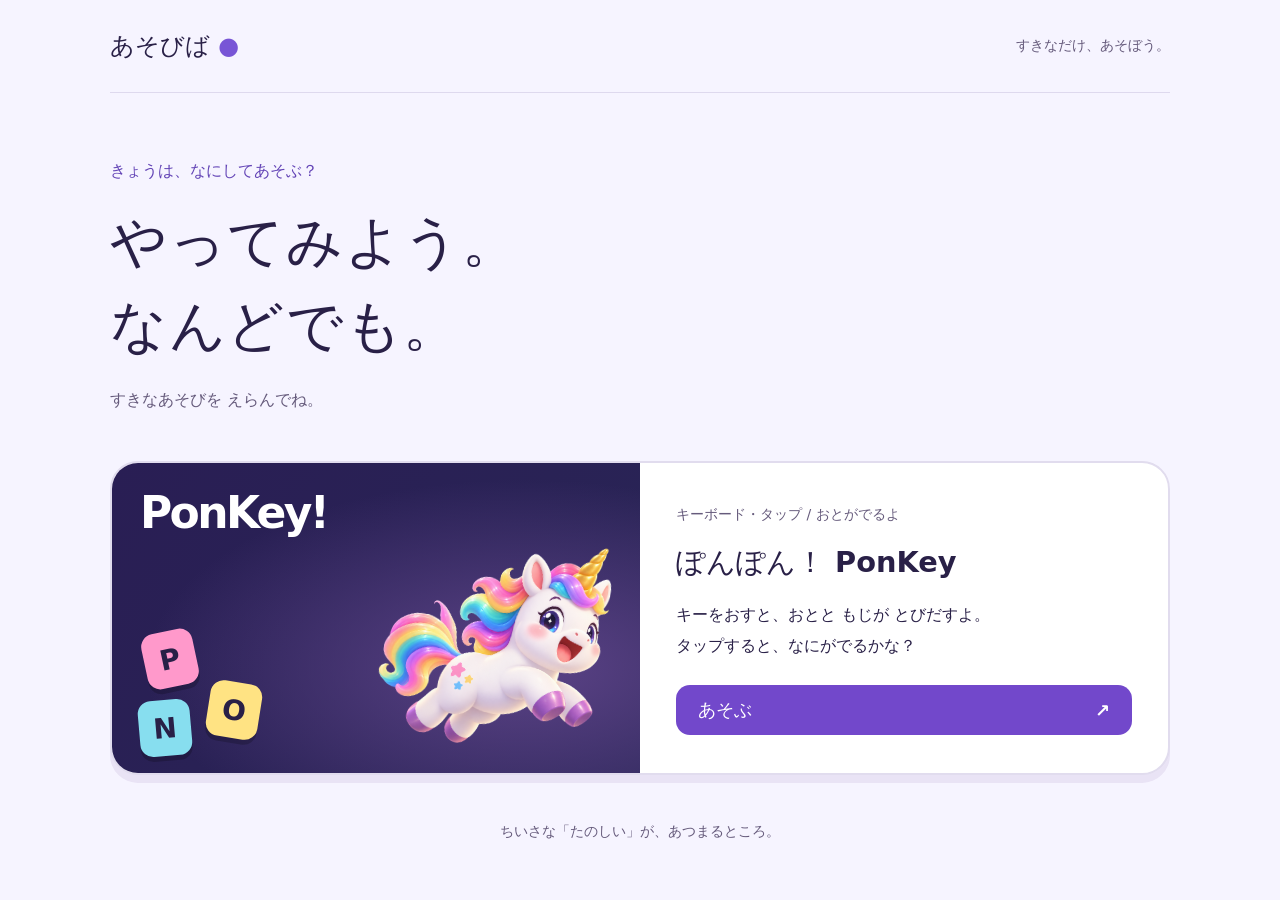
<file: public/index.html>
<!doctype html>
<html lang="ja">
<head>
  <meta charset="utf-8">
  <meta name="viewport" content="width=device-width, initial-scale=1">
  <meta name="theme-color" content="#f6f4ff">
  <meta name="description" content="すきなあそびを、すきなだけ。キーボードやタップで楽しむ、こどものための小さな遊び場。">
  <title>あそびば</title>
  <link rel="stylesheet" href="./assets/style.css">
</head>
<body>
  <header class="site-header">
    <a class="brand" href="./" aria-label="あそびば ホーム">あそびば<span aria-hidden="true"> ●</span></a>
    <span class="header-note">すきなだけ、あそぼう。</span>
  </header>

  <main>
    <div class="intro">
      <p class="eyebrow">きょうは、なにしてあそぶ？</p>
      <h1>やってみよう。<br>なんどでも。</h1>
      <p>すきなあそびを えらんでね。</p>
    </div>

    <ul class="games" aria-label="あそびのいちらん">
      <!-- あそびを増やすときは、この li を複製してリンク・画像・説明を変更します。 -->
      <li>
        <a class="game-card" href="./ponkey/" aria-labelledby="ponkey-title" aria-describedby="ponkey-description ponkey-input">
          <div class="game-art" aria-hidden="true">
            <span class="game-wordmark">PonKey!</span>
            <img src="./ponkey/assets/unicorn.png" width="256" height="256" alt="" fetchpriority="high">
            <span class="key key-p">P</span>
            <span class="key key-o">O</span>
            <span class="key key-n">N</span>
          </div>
          <div class="game-info">
            <p class="game-input" id="ponkey-input">キーボード・タップ / おとがでるよ</p>
            <h2 id="ponkey-title">ぽんぽん！ PonKey</h2>
            <p id="ponkey-description">キーをおすと、おとと もじが とびだすよ。<br>タップすると、なにがでるかな？</p>
            <span class="play">あそぶ <span aria-hidden="true">↗</span></span>
          </div>
        </a>
      </li>
    </ul>
  </main>

  <footer>ちいさな「たのしい」が、あつまるところ。</footer>
</body>
</html>
</file>
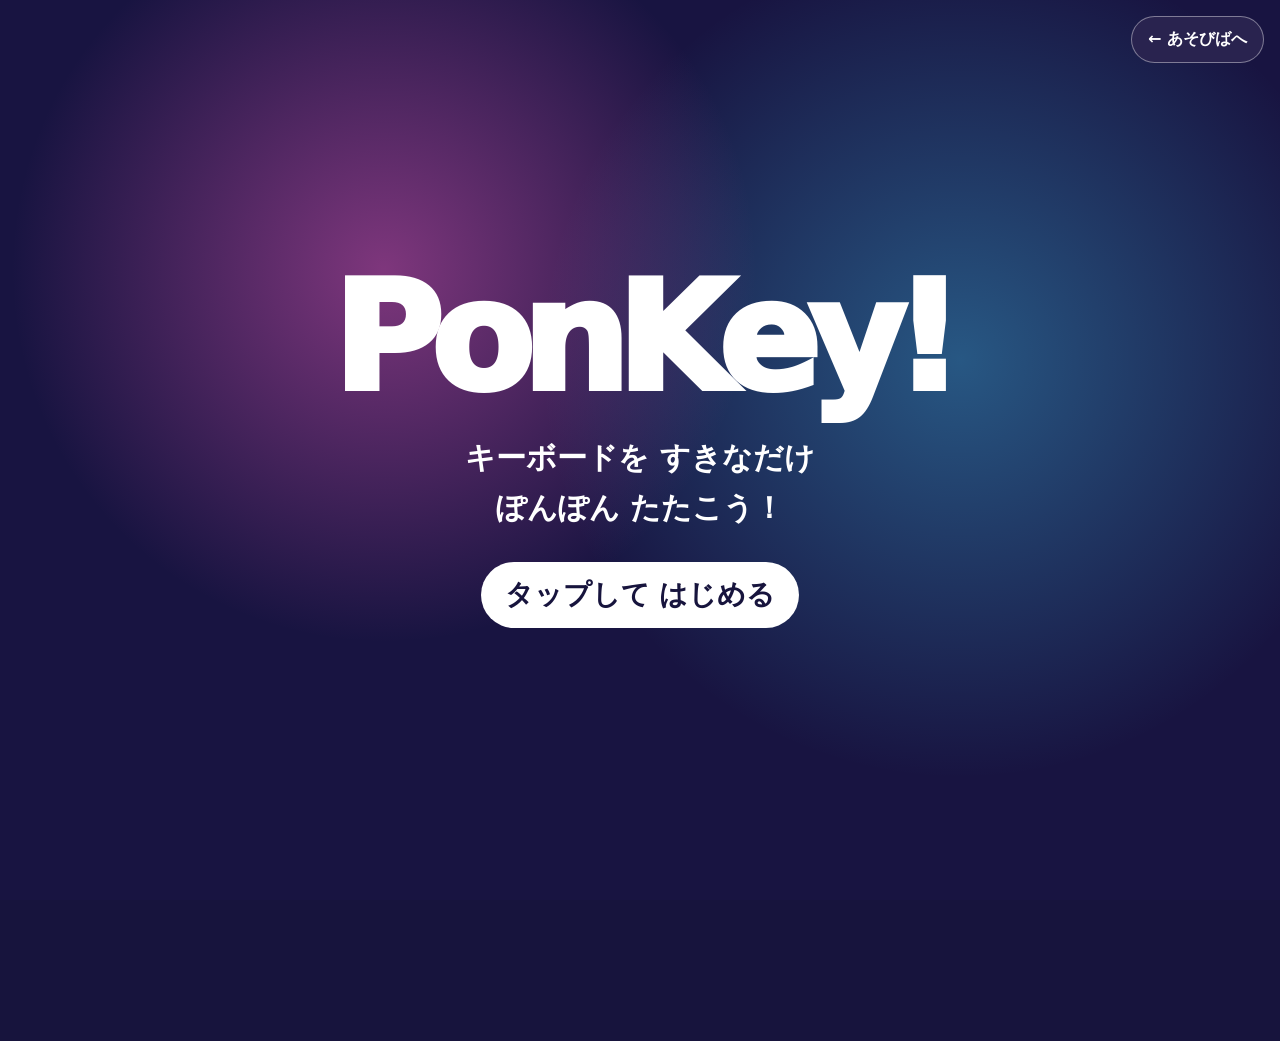
<file: public/ponkey/index.html>
<!doctype html>
<html lang="ja">
<head>
<meta charset="utf-8">
<meta name="viewport" content="width=device-width,initial-scale=1,viewport-fit=cover,user-scalable=no">
<meta name="theme-color" content="#1b1647">
<meta name="description" content="キーボードをぽんぽんたたくと、おとやもじ、イラストがとびだすあそび。タップでも楽しめます。">
<title>PonKey! — キーボードを好き放題たたこう</title>
<style>
  /* Typed properties let the gradient colors and centers interpolate smoothly. */
  @property --h1 { syntax: "<number>"; inherits: true; initial-value: 312; }
  @property --h2 { syntax: "<number>"; inherits: true; initial-value: 192; }
  @property --h3 { syntax: "<number>"; inherits: true; initial-value: 48; }
  @property --mx { syntax: "<length-percentage>"; inherits: true; initial-value: 50%; }
  @property --my { syntax: "<length-percentage>"; inherits: true; initial-value: 42%; }
  @property --kx { syntax: "<length-percentage>"; inherits: true; initial-value: 50%; }
  @property --ky { syntax: "<length-percentage>"; inherits: true; initial-value: 50%; }

  :root {
    --mx: 50vw;
    --my: 42vh;
    --kx: 50vw;
    --ky: 50vh;
    --h1: 312;
    --h2: 192;
    --h3: 48;
    transition:
      --h1 3s ease-in-out,
      --h2 3s ease-in-out,
      --h3 3s ease-in-out,
      --mx 1.5s ease-out,
      --my 1.5s ease-out,
      --kx 2s ease-out,
      --ky 2s ease-out;
  }

  * { box-sizing: border-box; }

  html, body {
    margin: 0;
    width: 100%;
    height: 100%;
    overflow: hidden;
    overscroll-behavior: none;
    user-select: none;
    -webkit-user-select: none;
    touch-action: manipulation;
  }

  body {
    position: fixed;
    inset: 0;
    background: #17143d;
    font-family: ui-rounded, "Hiragino Maru Gothic ProN", "Hiragino Kaku Gothic ProN",
                 system-ui, -apple-system, sans-serif;
  }

  /* Color and glow movement follow the smoothly transitioning root properties. */
  #bg {
    position: absolute;
    inset: -12%;
    overflow: hidden;
    pointer-events: none;
    background:
      radial-gradient(circle at var(--mx) var(--my),
        hsla(var(--h1), 95%, 66%, .58) 0%,
        hsla(var(--h1), 95%, 60%, .20) 18%,
        transparent 42%),
      radial-gradient(circle at var(--kx) var(--ky),
        hsla(var(--h2), 100%, 66%, .50) 0%,
        hsla(var(--h2), 100%, 60%, .16) 22%,
        transparent 48%),
      radial-gradient(circle at 75% 18%,
        hsla(var(--h3), 100%, 68%, .28) 0%,
        transparent 36%),
      linear-gradient(135deg,
        hsl(calc(var(--h2) + 60), 50%, 11%),
        hsl(calc(var(--h1) - 40), 55%, 15%) 52%,
        hsl(calc(var(--h3) + 20), 48%, 12%));
    filter: saturate(1.18);
    transform: scale(1.06);
  }

  #bg::before,
  #bg::after {
    content: "";
    position: absolute;
    width: 52vw;
    aspect-ratio: 1;
    border-radius: 50%;
    filter: blur(70px);
    opacity: .26;
    will-change: transform;
  }

  #bg::before {
    left: calc(var(--mx) - 26vw);
    top: calc(var(--my) - 26vw);
    background: hsl(var(--h1) 95% 64%);
    transform: translate3d(0,0,0) scale(1.05);
  }

  #bg::after {
    left: calc(var(--kx) - 22vw);
    top: calc(var(--ky) - 22vw);
    width: 44vw;
    background: hsl(var(--h2) 100% 62%);
    transform: translate3d(0,0,0) scale(.9);
  }

  #stage {
    position: absolute;
    inset: 0;
    overflow: hidden;
    contain: strict;
  }

  .thing {
    position: absolute;
    left: 0;
    top: 0;
    will-change: transform, opacity;
    pointer-events: none;
    transform-origin: center;
    line-height: 1;
    font-weight: 900;
    text-shadow: 0 5px 14px rgba(0,0,0,.18);
  }

  .illustration {
    position: absolute;
    left: 0;
    top: 0;
    width: var(--iw);
    height: var(--iw);
    object-fit: contain;
    pointer-events: none;
    will-change: transform, opacity;
    transform-origin: center;
    filter: drop-shadow(0 12px 18px rgba(28,18,70,.22));
  }

  .illustration.pop {
    animation: illustrationPop 1100ms cubic-bezier(.16,.84,.24,1) forwards;
  }

  .illustration.fly {
    animation: illustrationFly 1350ms cubic-bezier(.12,.72,.18,1) forwards;
  }

  .illustration.bounce {
    animation: illustrationBounce 1250ms cubic-bezier(.14,.8,.22,1) forwards;
  }

  @keyframes illustrationPop {
    0%   { transform: translate(var(--x), var(--y)) scale(.12) rotate(-15deg); opacity: 0; }
    24%  { transform: translate(var(--x), calc(var(--y) - 22px)) scale(1.18) rotate(7deg); opacity: 1; }
    66%  { transform: translate(calc(var(--x) + var(--idx)), calc(var(--y) - 65px)) scale(1) rotate(-4deg); opacity: 1; }
    100% { transform: translate(calc(var(--x) + var(--idx2)), calc(var(--y) - 110px)) scale(.82) rotate(12deg); opacity: 0; }
  }

  @keyframes illustrationFly {
    0%   { transform: translate(calc(var(--x) - 150px), calc(var(--y) + 75px)) scale(.6) rotate(-18deg); opacity: 0; }
    16%  { opacity: 1; }
    70%  { transform: translate(calc(var(--x) + 45px), calc(var(--y) - 60px)) scale(1.05) rotate(5deg); opacity: 1; }
    100% { transform: translate(calc(var(--x) + 180px), calc(var(--y) - 155px)) scale(.8) rotate(18deg); opacity: 0; }
  }

  @keyframes illustrationBounce {
    0%   { transform: translate(var(--x), var(--y)) scale(.15); opacity: 0; }
    20%  { transform: translate(var(--x), calc(var(--y) - 70px)) scale(1.16); opacity: 1; }
    42%  { transform: translate(var(--x), calc(var(--y) + 4px)) scale(.92); }
    62%  { transform: translate(var(--x), calc(var(--y) - 35px)) scale(1.05); }
    80%  { transform: translate(var(--x), var(--y)) scale(1); opacity: 1; }
    100% { transform: translate(var(--x), calc(var(--y) + 20px)) scale(.88); opacity: 0; }
  }

  .pop   { animation: pop 850ms cubic-bezier(.18,.8,.25,1) forwards; }
  .boing { animation: boing 1100ms cubic-bezier(.15,.8,.25,1) forwards; }
  .zoom  { animation: zoom 800ms ease-out forwards; }
  .float { animation: floatAway 1250ms ease-out forwards; }

  @keyframes pop {
    0%   { transform: translate(var(--x), var(--y)) scale(.15) rotate(var(--r0)); opacity: 0; }
    18%  { transform: translate(var(--x), calc(var(--y) - 30px)) scale(1.25) rotate(var(--r1)); opacity: 1; }
    58%  { transform: translate(calc(var(--x) + var(--dx)), calc(var(--y) - 110px)) scale(1) rotate(var(--r2)); opacity: 1; }
    100% { transform: translate(calc(var(--x) + var(--dx2)), calc(var(--y) + 70px)) scale(.75) rotate(var(--r3)); opacity: 0; }
  }

  @keyframes boing {
    0%   { transform: translate(var(--x), var(--y)) scale(.25); opacity: 0; }
    16%  { transform: translate(var(--x), calc(var(--y) - 65px)) scale(1.45); opacity: 1; }
    34%  { transform: translate(var(--x), calc(var(--y) + 8px)) scale(.9); }
    52%  { transform: translate(var(--x), calc(var(--y) - 36px)) scale(1.12); }
    70%  { transform: translate(var(--x), var(--y)) scale(1); opacity: 1; }
    100% { transform: translate(var(--x), calc(var(--y) + 18px)) scale(.9); opacity: 0; }
  }

  @keyframes zoom {
    0%   { transform: translate(var(--x), var(--y)) scale(.1) rotate(-18deg); opacity: 0; }
    28%  { transform: translate(var(--x), var(--y)) scale(1.65) rotate(8deg); opacity: 1; }
    55%  { transform: translate(var(--x), var(--y)) scale(1.15) rotate(-4deg); }
    100% { transform: translate(var(--x), var(--y)) scale(2.1) rotate(10deg); opacity: 0; }
  }

  @keyframes floatAway {
    0%   { transform: translate(var(--x), var(--y)) scale(.4) rotate(var(--r0)); opacity: 0; }
    18%  { transform: translate(var(--x), var(--y)) scale(1.1) rotate(0deg); opacity: 1; }
    100% { transform: translate(calc(var(--x) + var(--dx)), calc(var(--y) - 180px)) scale(.9) rotate(var(--r3)); opacity: 0; }
  }

  /* A visible "history" made from the actual keys, instead of a numeric counter. */
  #pile {
    position: absolute;
    inset: 0;
    pointer-events: none;
    overflow: hidden;
  }

  .pile-key {
    position: absolute;
    left: 0;
    bottom: 0;
    width: var(--size);
    height: var(--size);
    display: grid;
    place-items: center;
    border-radius: 26%;
    font-size: calc(var(--size) * .57);
    font-weight: 1000;
    line-height: 1;
    color: white;
    background:
      linear-gradient(145deg,
        hsla(var(--ph), 95%, 72%, .95),
        hsla(calc(var(--ph) + 35), 90%, 57%, .90));
    border: 1px solid rgba(255,255,255,.33);
    box-shadow:
      0 6px 15px rgba(0,0,0,.17),
      inset 0 1px rgba(255,255,255,.45);
    transform:
      translate3d(var(--px), calc(-1 * var(--py)), 0)
      rotate(var(--pr));
    animation: fallIntoPile .46s cubic-bezier(.2,.8,.3,1.14) both;
    opacity: .96;
  }

  @keyframes fallIntoPile {
    from {
      transform:
        translate3d(var(--px), calc(-1 * var(--py) - 150px), 0)
        rotate(calc(var(--pr) - 28deg))
        scale(1.18);
      opacity: 0;
    }
  }

  #logo {
    position: absolute;
    top: max(18px, env(safe-area-inset-top));
    left: 22px;
    color: rgba(255,255,255,.48);
    font-size: clamp(18px, 3vw, 30px);
    font-weight: 1000;
    letter-spacing: -.05em;
    pointer-events: none;
    text-shadow: 0 2px 10px rgba(0,0,0,.12);
  }

  #pile-label {
    position: absolute;
    right: 20px;
    bottom: 16px;
    z-index: 2;
    color: rgba(255,255,255,.52);
    font-size: clamp(12px, 1.8vw, 17px);
    font-weight: 900;
    pointer-events: none;
    text-shadow: 0 2px 8px rgba(0,0,0,.2);
  }

  #home-link {
    position: absolute;
    top: max(16px, env(safe-area-inset-top));
    right: max(16px, env(safe-area-inset-right));
    z-index: 20;
    padding: 12px 16px;
    border: 1px solid rgba(255,255,255,.4);
    border-radius: 999px;
    background: #29234f;
    color: white;
    font-size: 16px;
    font-weight: 700;
    text-decoration: none;
  }

  #home-link:hover { background: #453977; }
  #home-link:focus-visible { outline: 3px solid #ffe36e; outline-offset: 4px; }

  #hint {
    position: absolute;
    left: 50%;
    top: 52%;
    transform: translate(-50%, -50%);
    color: rgba(255,255,255,.78);
    font-weight: 900;
    font-size: clamp(17px, 2.5vw, 25px);
    white-space: nowrap;
    pointer-events: none;
    transition: opacity .4s;
    text-shadow: 0 3px 16px rgba(0,0,0,.2);
  }

  #start {
    position: absolute;
    inset: 0;
    z-index: 10;
    border: 0;
    padding: 24px;
    color: white;
    background:
      radial-gradient(circle at 30% 30%, rgba(238,92,189,.48), transparent 34%),
      radial-gradient(circle at 75% 40%, rgba(68,213,255,.35), transparent 38%),
      #181441;
    font: inherit;
    cursor: pointer;
  }

  #start .wrap {
    max-width: 700px;
    margin: auto;
    text-align: center;
  }

  #start .title {
    font-size: clamp(66px, 14vw, 150px);
    font-weight: 1000;
    line-height: .9;
    letter-spacing: -.08em;
  }

  #start .sub {
    margin-top: 26px;
    font-size: clamp(19px, 3vw, 30px);
    font-weight: 800;
    line-height: 1.65;
  }

  #start .go {
    display: inline-block;
    margin-top: 30px;
    padding: 14px 24px;
    border-radius: 999px;
    background: white;
    color: #17143d;
    font-size: clamp(19px, 3vw, 28px);
    font-weight: 1000;
  }


  #unicorn-event {
    position: absolute;
    inset: 0;
    z-index: 8;
    pointer-events: none;
    opacity: 0;
    display: grid;
    place-items: center;
    overflow: hidden;
  }

  #unicorn-event.show {
    animation: unicornEvent 2200ms ease-in-out both;
  }

  #unicorn-event img {
    width: min(58vw, 680px);
    height: min(58vw, 680px);
    object-fit: contain;
    transform: scale(.2) rotate(-10deg);
    filter: drop-shadow(0 24px 34px rgba(35,20,85,.30));
    animation: unicornCharge 2200ms cubic-bezier(.16,.82,.22,1) both;
  }

  @keyframes unicornCharge {
    0%   { transform: translateX(-55vw) scale(.45) rotate(-16deg); }
    28%  { transform: translateX(-8vw) scale(1.05) rotate(5deg); }
    65%  { transform: translateX(6vw) scale(1.12) rotate(-3deg); }
    100% { transform: translateX(58vw) scale(.65) rotate(16deg); }
  }

  #unicorn-event .boom {
    position: absolute;
    left: 50%;
    bottom: 8vh;
    transform: translateX(-50%);
    font-size: clamp(42px, 9vw, 110px);
    font-weight: 1000;
    color: white;
    white-space: nowrap;
    text-shadow: 0 6px 22px rgba(51,24,100,.42);
  }

  @keyframes unicornEvent {
    0%   { opacity: 0; transform: scale(.96); }
    12%  { opacity: 1; transform: scale(1); }
    72%  { opacity: 1; transform: scale(1.015); }
    100% { opacity: 0; transform: scale(1.04); }
  }

  .pile-key.swept {
    animation: sweptAway 720ms cubic-bezier(.16,.8,.24,1) forwards !important;
  }

  @keyframes sweptAway {
    0%   { opacity: .96; }
    28%  { opacity: 1; }
    100% {
      transform:
        translate3d(
          calc(var(--px) + var(--sweep-x)),
          calc(-1 * var(--py) - 68vh),
          0
        )
        rotate(var(--sweep-r))
        scale(.7);
      opacity: 0;
    }
  }

  @media (prefers-reduced-motion: reduce) {
    :root { transition: none; }
    .thing { animation-duration: .35s !important; }
    .pile-key { animation-duration: .2s; }
  }
</style>
</head>
<body>
  <div id="bg"></div>
  <a id="home-link" href="../">← あそびばへ</a>

  <main id="stage" aria-label="PonKey game">
    <div id="logo">PonKey!</div>
    <div id="hint">どのキーでも おしてみて！</div>
    <div id="pile"></div>
    <div id="pile-label">たたいた文字の山</div>
    <div id="unicorn-event"><img src="assets/unicorn.png" alt=""><div class="boom">どーん！</div></div>
  </main>

  <button id="start" aria-label="PonKeyをはじめる">
    <div class="wrap">
      <div class="title">PonKey!</div>
      <div class="sub">キーボードを すきなだけ<br>ぽんぽん たたこう！</div>
      <div class="go">タップして はじめる</div>
    </div>
  </button>

<script>
(() => {
  "use strict";

  const root = document.documentElement;
  const reducedMotion = matchMedia("(prefers-reduced-motion: reduce)");
  const canAnimateBackground = typeof CSS !== "undefined" && "registerProperty" in CSS;
  const stage = document.querySelector("#stage");
  const pile = document.querySelector("#pile");
  const start = document.querySelector("#start");
  const hint = document.querySelector("#hint");
  const unicornEvent = document.querySelector("#unicorn-event");
  const homeLink = document.querySelector("#home-link");

  const illustrations = [
    "unicorn", "dog", "cat", "penguin", "rocket", "star", "rainbow", "castle"
  ];
  const words = ["ぽん！","わーい！","ぴかっ！","どーん！","びよーん！","キラキラ！","やったー！","もういっかい！"];
  const colors = ["#ff74b8","#78e8ff","#ffe36e","#a98cff","#8af0a5","#ff9d76","#ffffff"];

  const MAX_THINGS = 32;
  const LANES = 24;

  let active = [];
  let pileKeys = [];
  let laneHeights = new Array(LANES).fill(0);
  let started = false;
  let audio = null;
  let counter = 0;
  let mouseRAF = 0;
  let latestMouseX = innerWidth / 2;
  let latestMouseY = innerHeight / 2;

  function random(min, max) { return min + Math.random() * (max - min); }
  function choose(a) { return a[(Math.random() * a.length) | 0]; }

  function visibleKey(e) {
    const k = e.key || "";
    if (k === " ") return "●";
    if (k === "Enter") return "↵";
    if (k === "Backspace") return "←";
    if (k === "Tab") return "↹";
    if (k === "Escape") return "★";
    if (k === "ArrowUp") return "↑";
    if (k === "ArrowDown") return "↓";
    if (k === "ArrowLeft") return "←";
    if (k === "ArrowRight") return "→";
    if (k.length === 1) return k.toUpperCase();
    return "★";
  }

  function ensureAudio() {
    if (!audio) audio = new (window.AudioContext || window.webkitAudioContext)();
    if (audio.state === "suspended") audio.resume();
  }

  function sound(seed) {
    ensureAudio();
    const notes = [262, 294, 330, 392, 440, 523, 587, 659, 784];
    const now = audio.currentTime;
    const osc = audio.createOscillator();
    const gain = audio.createGain();

    osc.type = "sine";
    osc.frequency.value = notes[Math.abs(seed) % notes.length];
    gain.gain.setValueAtTime(0.0001, now);
    gain.gain.exponentialRampToValueAtTime(0.068, now + 0.012);
    gain.gain.exponentialRampToValueAtTime(0.0001, now + 0.15);

    osc.connect(gain).connect(audio.destination);
    osc.start(now);
    osc.stop(now + 0.17);
  }

  function setReactiveColor(x, y, seed = counter) {
    // Keep a static background when smooth interpolation is unavailable or unwanted.
    if (reducedMotion.matches || !canAnimateBackground) return;
    root.style.setProperty("--kx", `${x}px`);
    root.style.setProperty("--ky", `${y}px`);
    root.style.setProperty("--h1", String((seed * 47 + 300) % 360));
    root.style.setProperty("--h2", String((seed * 67 + 175) % 360));
    root.style.setProperty("--h3", String((seed * 29 + 35) % 360));
  }

  function addThing(text, type = null, big = false, x = null, y = null) {
    if (active.length >= MAX_THINGS) active.shift()?.remove();

    const el = document.createElement("div");
    const animation = type || choose(["pop","boing","zoom","float"]);
    const w = innerWidth;
    const h = innerHeight;
    const px = x ?? random(30, Math.max(31, w - 170));
    const py = y ?? random(70, Math.max(71, h - 220));

    el.className = `thing ${animation}`;
    el.textContent = text;
    el.style.color = choose(colors);
    el.style.fontSize = big ? `${random(90, 170)}px` : `${random(42, 100)}px`;

    el.style.setProperty("--x", `${px}px`);
    el.style.setProperty("--y", `${py}px`);
    el.style.setProperty("--dx", `${random(-100,100)}px`);
    el.style.setProperty("--dx2", `${random(-150,150)}px`);
    el.style.setProperty("--r0", `${random(-25,25)}deg`);
    el.style.setProperty("--r1", `${random(-10,10)}deg`);
    el.style.setProperty("--r2", `${random(-25,25)}deg`);
    el.style.setProperty("--r3", `${random(-55,55)}deg`);

    stage.appendChild(el);
    active.push(el);

    // The most recently born object also pushes the background glow.
    setReactiveColor(px, py, counter);

    el.addEventListener("animationend", () => {
      el.remove();
      const i = active.indexOf(el);
      if (i >= 0) active.splice(i, 1);
    }, { once: true });
  }

  function addIllustration(name = null, x = null, y = null, kind = null) {
    const asset = name || choose(illustrations);
    const el = document.createElement("img");
    const px = x ?? random(innerWidth * .08, innerWidth * .78);
    const py = y ?? random(innerHeight * .10, innerHeight * .58);
    const size = random(120, Math.min(245, innerWidth * .22));
    const animation = kind || (
      asset === "rocket" ? "fly" :
      ["dog","cat","penguin"].includes(asset) ? "bounce" :
      "pop"
    );

    el.className = `illustration ${animation}`;
    el.src = `assets/${asset}.png`;
    el.alt = "";
    el.draggable = false;
    el.style.setProperty("--iw", `${size}px`);
    el.style.setProperty("--x", `${px}px`);
    el.style.setProperty("--y", `${py}px`);
    el.style.setProperty("--idx", `${random(-55,55)}px`);
    el.style.setProperty("--idx2", `${random(-110,110)}px`);

    stage.appendChild(el);
    setReactiveColor(px + size / 2, py + size / 2, counter + illustrations.indexOf(asset));

    el.addEventListener("animationend", () => el.remove(), { once: true });
  }

  function addToPile(text, hitX = innerWidth / 2) {
    const size = Math.max(28, Math.min(46, innerWidth / 26));
    const laneWidth = innerWidth / LANES;

    // Same simple stacking feel as the first version: pick a nearby lane and pile upward.
    const centerLane = Math.max(0, Math.min(LANES - 1, Math.floor(hitX / laneWidth)));
    const lane = Math.max(0, Math.min(LANES - 1,
      centerLane + Math.floor(random(-2.2, 2.2))
    ));

    const x = lane * laneWidth + random(-laneWidth * .14, laneWidth * .14);
    const y = laneHeights[lane] * (size * .70) + random(0, 5);
    laneHeights[lane]++;

    const el = document.createElement("div");
    el.className = "pile-key";
    el.textContent = text;
    el.style.setProperty("--size", `${size}px`);
    el.style.setProperty("--px", `${x}px`);
    el.style.setProperty("--py", `${y}px`);
    el.style.setProperty("--pr", `${random(-17,17)}deg`);
    el.style.setProperty("--ph", String((counter * 43 + lane * 19) % 360));

    pile.appendChild(el);
    pileKeys.push(el);
  }

  function unicornSweep() {
    if (!pileKeys.length) return;

    unicornEvent.classList.remove("show");
    void unicornEvent.offsetWidth;
    unicornEvent.classList.add("show");

    pileKeys.forEach((el, i) => {
      el.style.setProperty("--sweep-x", `${random(-180, 180)}px`);
      el.style.setProperty("--sweep-r", `${random(-160, 160)}deg`);
      setTimeout(() => el.classList.add("swept"), i * 12);
    });

    const oldKeys = pileKeys;
    pileKeys = [];
    laneHeights = new Array(LANES).fill(0);

    setTimeout(() => oldKeys.forEach(el => el.remove()), 1050);
    setTimeout(() => unicornEvent.classList.remove("show"), 2250);
  }

  function celebrate(e) {
    counter++;
    const key = visibleKey(e);

    const x = random(innerWidth * .08, innerWidth * .82);
    const y = random(innerHeight * .12, innerHeight * .68);

    addThing(key, null, true, x, y);
    addToPile(key, x);

    if (counter % 2 === 0) addIllustration();
    if (counter % 5 === 0) { addThing(choose(words), "boing"); addIllustration(); }
    if (counter % 17 === 0) {
      unicornSweep();
    }

    const seed = [...(e.code || e.key || "x")]
      .reduce((n,c) => n + c.charCodeAt(0), 0);

    sound(seed + counter);
    hint.style.opacity = "0";
  }

  async function begin() {
    if (started) return;
    started = true;
    start.remove();

    try {
      ensureAudio();
      if (!document.fullscreenElement && document.documentElement.requestFullscreen) {
        await document.documentElement.requestFullscreen({ navigationUI: "hide" });
      }
    } catch (_) {}

    addIllustration("rainbow", innerWidth * .39, innerHeight * .27, "pop");
    addThing("さあ たたこう！", "boing", false, innerWidth * .28, innerHeight * .57);
  }

  start.addEventListener("click", begin, { passive: true });

  addEventListener("keydown", (e) => {
    // Keep navigation and browser shortcuts available alongside the game.
    if (e.target === homeLink || e.key === "Tab" || e.metaKey || e.ctrlKey || e.altKey) return;
    e.preventDefault();
    e.stopPropagation();
    if (!started) begin();
    celebrate(e);
  }, { capture: true });

  addEventListener("keyup", (e) => {
    if (e.target === homeLink || e.key === "Tab" || e.metaKey || e.ctrlKey || e.altKey) return;
    e.preventDefault();
    e.stopPropagation();
  }, { capture: true });

  ["contextmenu","dragstart","drop","selectstart"].forEach(name => {
    addEventListener(name, (e) => {
      e.preventDefault();
      e.stopPropagation();
    }, { capture: true });
  });

  // Mouse movement changes only CSS variables, and is capped at one update/frame.
  addEventListener("pointermove", (e) => {
    if (reducedMotion.matches || !canAnimateBackground) return;
    latestMouseX = e.clientX;
    latestMouseY = e.clientY;
    if (mouseRAF) return;

    mouseRAF = requestAnimationFrame(() => {
      root.style.setProperty("--mx", `${latestMouseX}px`);
      root.style.setProperty("--my", `${latestMouseY}px`);
      mouseRAF = 0;
    });
  }, { passive: true });

  // Tap/click also creates a reaction without adding to the keyboard pile.
  addEventListener("pointerdown", (e) => {
    if (e.target.closest("a")) return;
    if (!started) return;
    addIllustration(null, e.clientX - 70, e.clientY - 70);
    setReactiveColor(e.clientX, e.clientY, counter + 1);
    sound((e.clientX + e.clientY) | 0);
  }, { passive: true });

  addEventListener("resize", () => {
    // Keep existing pile positions untouched; the next unicorn event clears the board naturally.
  }, { passive: true });

})();
</script>
</body>
</html>
</file>
<file: public/assets/style.css>
:root {
  color-scheme: light;
  font-family: ui-rounded, "Hiragino Maru Gothic ProN", "Hiragino Kaku Gothic ProN", system-ui, sans-serif;
  color: #292047;
  background: #f6f4ff;
  font-synthesis: none;
}

* { box-sizing: border-box; }
body { margin: 0; }
a { color: inherit; }

.site-header, main, footer {
  width: min(1060px, calc(100% - 48px));
  margin-inline: auto;
}

.site-header {
  display: flex;
  align-items: center;
  justify-content: space-between;
  gap: 20px;
  padding-block: 30px;
  border-bottom: 1px solid #ded9ee;
}

.brand { font-size: 1.5rem; font-weight: 900; text-decoration: none; }
.brand span { color: #7855d6; }
.header-note { font-size: .875rem; color: #665b7c; }
.intro { padding-block: 52px 30px; }
.eyebrow { color: #6344b6; font-weight: 700; }
h1 { margin: 18px 0; font-size: clamp(2rem, 5vw, 3.5rem); line-height: 1.5; letter-spacing: .03em; }
.intro > p:last-child { color: #665b7c; line-height: 1.8; }

.games { list-style: none; margin: 0; padding: 0; display: grid; gap: 28px; }
.game-card {
  display: grid;
  grid-template-columns: 1fr 1fr;
  overflow: hidden;
  text-decoration: none;
  border: 2px solid #e1dcee;
  border-radius: 28px;
  background: white;
  box-shadow: 0 8px 0 #e9e3f5;
  transition: transform .18s, border-color .18s;
}
.game-card:hover { transform: translateY(-4px); border-color: #9475dc; }
a:focus-visible { outline: 4px solid #7046cf; outline-offset: 6px; }
.game-art {
  position: relative;
  min-height: 310px;
  overflow: hidden;
  background: radial-gradient(ellipse at 78% 66%, #5c4387, transparent 65%), linear-gradient(130deg, #291e54, #292556);
}
.game-wordmark { position: absolute; left: 28px; top: 24px; color: white; font-size: 2.75rem; font-weight: 900; letter-spacing: -.06em; }
.game-art img { position: absolute; width: 245px; height: 245px; object-fit: contain; right: 22px; bottom: 8px; transform: rotate(8deg); }
.key { position: absolute; display: grid; place-items: center; width: 52px; height: 56px; border-radius: 13px; font-size: 1.75rem; font-weight: 900; box-shadow: 0 5px 0 #0003; }
.key-p { left: 32px; bottom: 86px; background: #ff99cb; transform: rotate(-12deg); }
.key-o { left: 96px; bottom: 35px; background: #ffe383; transform: rotate(9deg); }
.key-n { left: 27px; bottom: 17px; background: #87deef; transform: rotate(-5deg); }
.game-info { padding: 36px; align-self: center; }
.game-input { margin-top: 0; color: #665b7c; font-size: .875rem; line-height: 1.8; }
h2 { margin: 12px 0; font-size: clamp(1.35rem, 3vw, 1.8rem); line-height: 1.5; }
.game-info > p { line-height: 1.9; }
.play { display: flex; justify-content: space-between; align-items: center; gap: 24px; margin-top: 24px; padding: 13px 22px; border-radius: 14px; background: #7248cb; color: white; font-size: 1.125rem; font-weight: 800; }
footer { padding-block: 44px 30px; color: #665b7c; font-size: .875rem; text-align: center; line-height: 1.8; }

@media (max-width: 680px) {
  .site-header, main, footer { width: calc(100% - 32px); }
  .site-header { padding-block: 22px; flex-wrap: wrap; gap: 10px; }
  .intro { padding-block: 28px 22px; }
  .game-card { grid-template-columns: minmax(0, 1fr); }
  .game-art { min-height: 280px; }
  .game-art img { width: 220px; height: 220px; right: 10px; }
  .game-info { padding: 24px; }
}

@media (prefers-reduced-motion: reduce) {
  .game-card { transition: none; }
  .game-card:hover { transform: none; }
}
</file>
